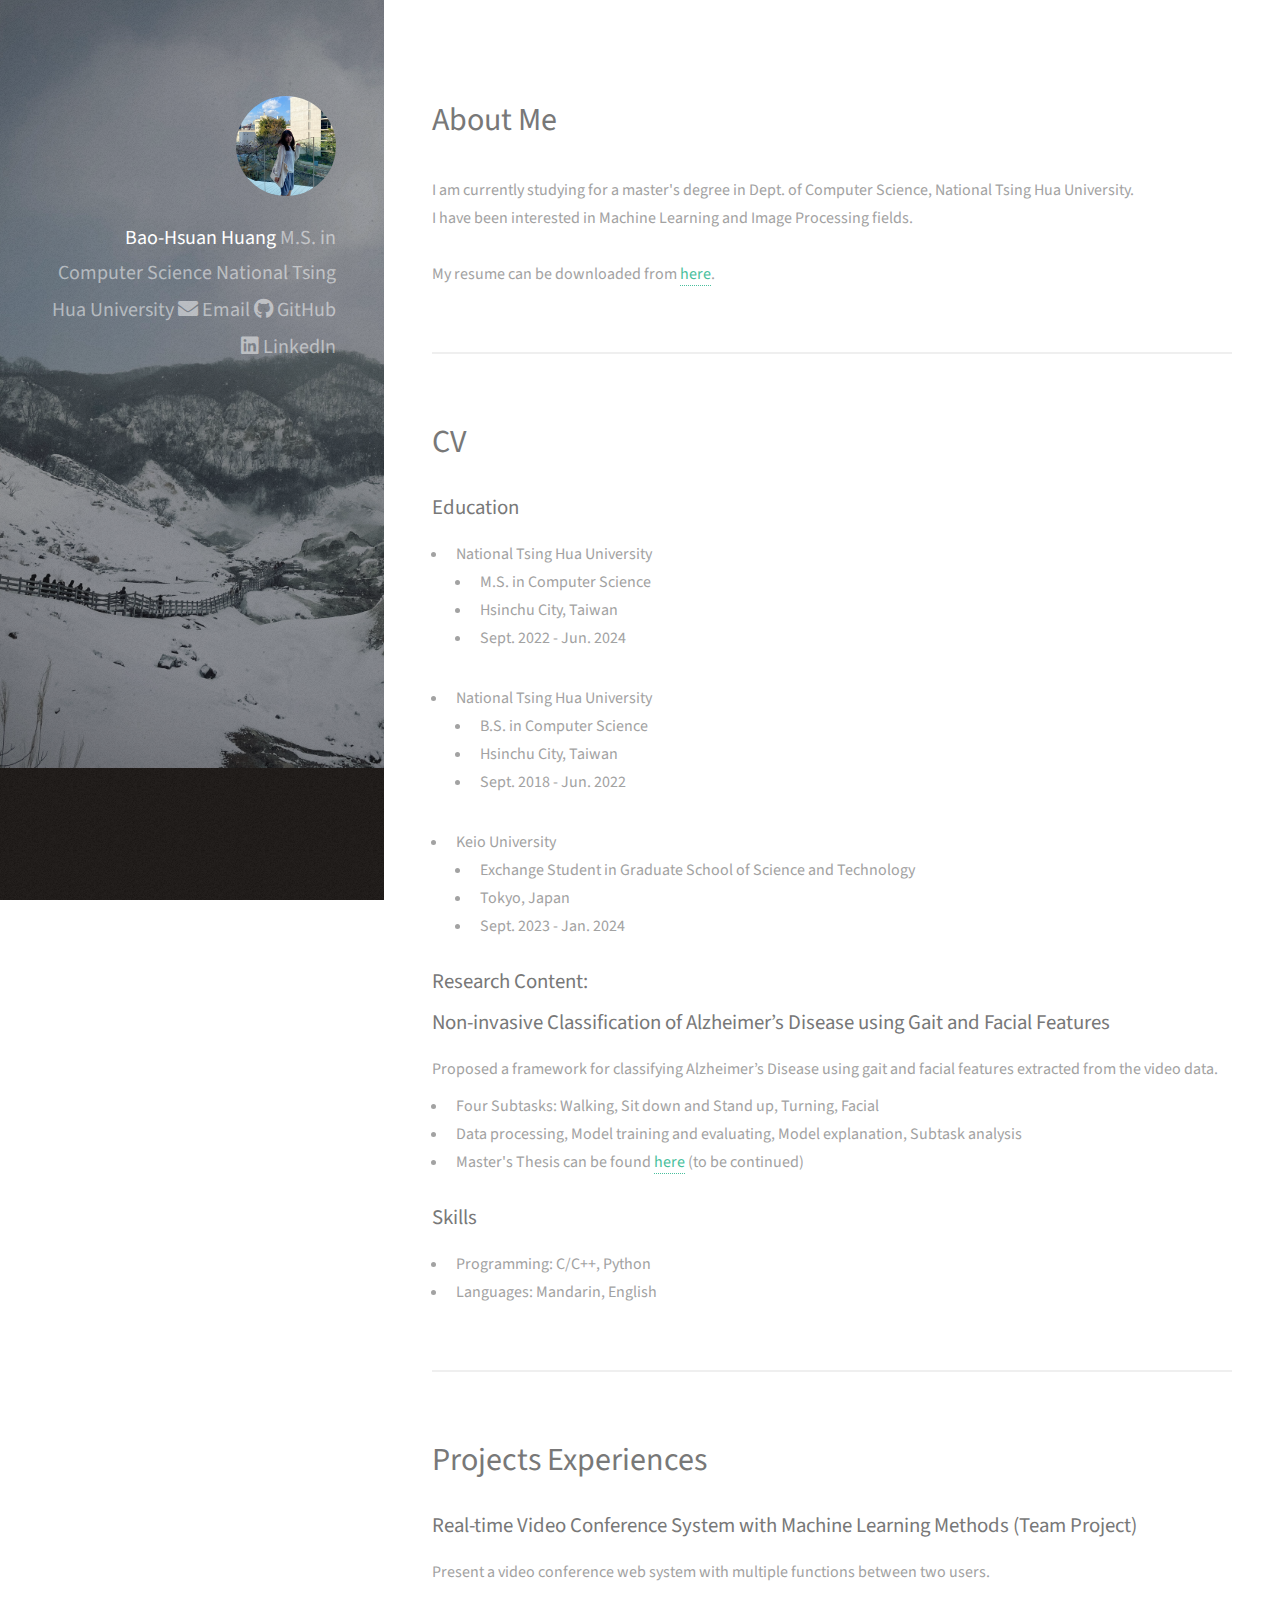
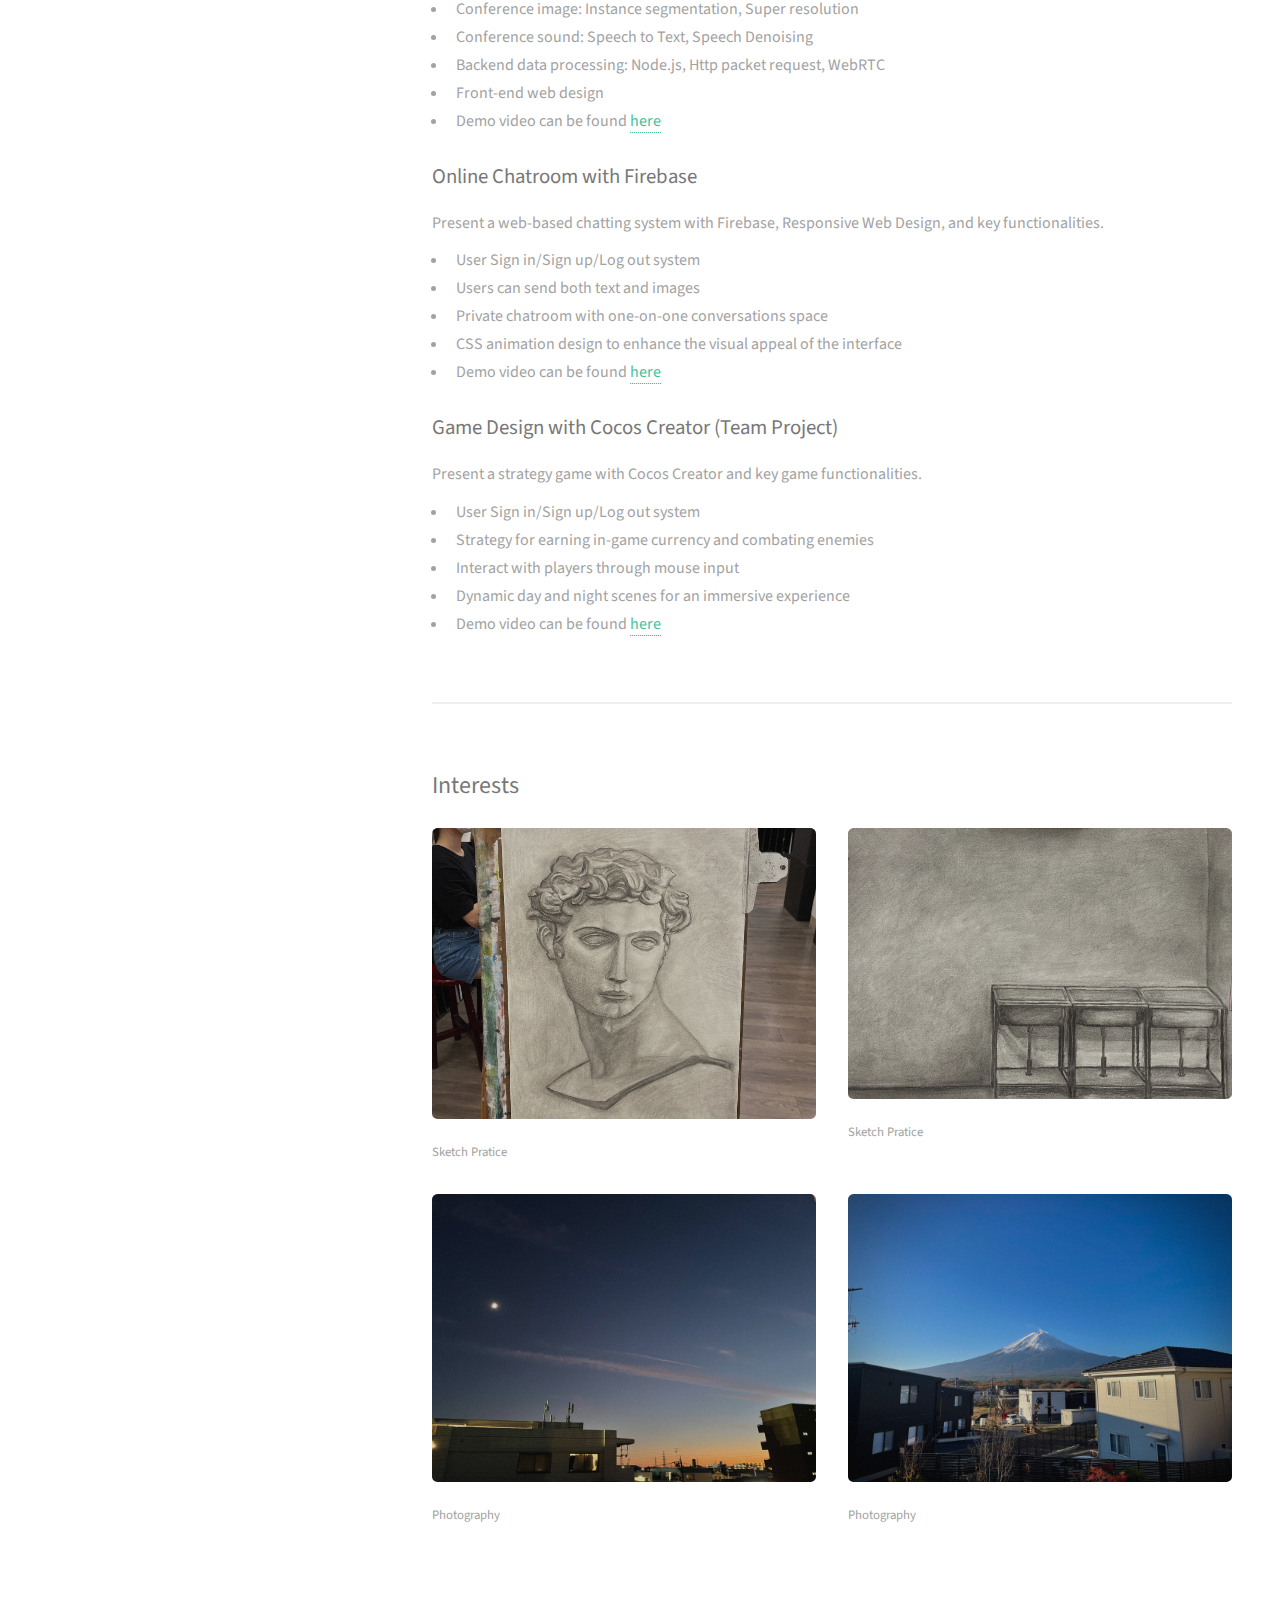
<file: index.html>
<!DOCTYPE HTML>

<html>
	<head>
		<title>Bao-Hsuan Huang</title>
		<meta charset="utf-8" />
		<meta name="viewport" content="width=device-width, initial-scale=1, user-scalable=no" />
		<link rel="stylesheet" href="assets/css/main.css" />
	</head>
	<body class="is-preload">

		<!-- Header -->
			<header id="header">
				<div class="inner">
					<a href="#" class="image avatar"><img src="images/my_protrait.jpg" alt="" /></a>
					<h1><strong>Bao-Hsuan Huang</strong><br />
						M.S. in Computer Science<br />
						National Tsing Hua University<br />
						<br />
						<a href="mailto:thebhhuang@gmail.com" class="icon solid fa-envelope"><span class="label">Email</span>   Email    </a><br />
						<a href="https://github.com/BaoHsuanHuang" class="icon brands fa-github"><span class="label">Github</span>   GitHub   </a><br />
						<a href="https://www.linkedin.com/in/baohsuan-huang/" class="icon brands fa-linkedin"><span class="label">LinkedIn</span> LinkedIn </a><br />
						<!-- crafted by <a href="http://html5up.net">HTML5 UP</a>. -->
					</h1>
				</div>
			</header>

		<!-- Main -->
			<div id="main">

				<!-- One -->
					<section id="one">
						<header class="major">
							<!-- <h2>Ipsum lorem dolor aliquam ante commodo<br />
							magna sed accumsan arcu neque.</h2> -->
							<h2>About Me</h2>
						</header>
						<p>
							I am currently studying for a master's degree in Dept. of Computer Science, National Tsing Hua University. <br />
							I have been interested in Machine Learning and Image Processing fields. <br />
							<br />
							My resume can be downloaded from <a href="https://baohsuanhuang.github.io/BaoHsuanHuang.pdf">here</a>.
						</p>
						<!-- <p>Accumsan orci faucibus id eu lorem semper. Eu ac iaculis ac nunc nisi lorem vulputate lorem neque cubilia ac in adipiscing in curae lobortis tortor primis integer massa adipiscing id nisi accumsan pellentesque commodo blandit enim arcu non at amet id arcu magna. Accumsan orci faucibus id eu lorem semper nunc nisi lorem vulputate lorem neque cubilia.</p> -->
						<!-- <ul class="actions">
							<li><a href="#" class="button">Learn More</a></li>
						</ul> -->
					</section>

				<!-- My: CV -->
					<section id="two">
						<header class="major">
							<h2>CV</h2>
						</header>

						<h4>Education</h4>
						<ul>
							<li>National Tsing Hua University
								<ul>
									<li>M.S. in Computer Science</li>
									<li>Hsinchu City, Taiwan</li>
									<li>Sept. 2022 - Jun. 2024</li>
								</ul>
							</li>
							<li>National Tsing Hua University
								<ul>
									<li>B.S. in Computer Science</li>
									<li>Hsinchu City, Taiwan</li>
									<li>Sept. 2018 - Jun. 2022</li>
								</ul>
							</li>
							<li>Keio University
								<ul>
									<li>Exchange Student in Graduate School of Science and Technology</li>
									<li>Tokyo, Japan</li>
									<li>Sept. 2023 - Jan. 2024</li>
								</ul>
							</li>
						</ul>


						<h4>Research Content:</h4>
						<h4>Non-invasive Classification of Alzheimer’s Disease using Gait and Facial Features</h4>
						<p>Proposed a framework for classifying Alzheimer’s Disease using gait and facial features extracted from the video data.</p>
						<ul>
							<li>Four Subtasks: Walking, Sit down and Stand up, Turning, Facial</li>
							<li>Data processing, Model training and evaluating, Model explanation, Subtask analysis</li>
							<li>Master's Thesis can be found <a href="#">here</a> (to be continued)</li>
						</ul>

						<h4>Skills</h4>
						<ul>
							<li>Programming: C/C++, Python</li>
							<li>Languages: Mandarin, English</li>
						</ul>
					</section>


				<!-- My: School Projects -->
				<section id="three">
					<header class="major">
						<h2>Projects Experiences</h2>
					</header>

					<h4>Real-time Video Conference System with Machine Learning Methods (Team Project)</h4>
					<p>Present a video conference web system with multiple functions between two users.</p>
					<ul>
						<li>Conference image: Instance segmentation, Super resolution</li>
						<li>Conference sound: Speech to Text, Speech Denoising</li>
						<li>Backend data processing: Node.js, Http packet request, WebRTC</li>
						<li>Front-end web design</li>
						<li>Demo video can be found <a href="https://youtu.be/mXhOwSYP9GQ">here</a></li>
					</ul>

					<h4>Online Chatroom with Firebase</h4>
					<p>Present a web-based chatting system with Firebase, Responsive Web Design, and key functionalities.</p>
					<ul>
						<li>User Sign in/Sign up/Log out system</li>
						<li>Users can send both text and images</li>
						<li>Private chatroom with one-on-one conversations space</li>
						<li>CSS animation design to enhance the visual appeal of the interface</li>
						<li>Demo video can be found <a href="https://youtu.be/oOR3baO50pY">here</a></li>
					</ul>

					<h4>Game Design with Cocos Creator (Team Project)</h4>
					<p>Present a strategy game with Cocos Creator and key game functionalities.</p>
					<ul>
						<li>User Sign in/Sign up/Log out system</li>
						<li>Strategy for earning in-game currency and combating enemies</li>
						<li>Interact with players through mouse input</li>
						<li>Dynamic day and night scenes for an immersive experience</li>
						<li>Demo video can be found <a href="https://youtu.be/3ycufu-ie7M">here</a></li>
					</ul>
				</section>


				<section id="two">
					<h2>Interests</h2>
					<div class="row">
						<article class="col-6 col-12-xsmall work-item">
							<!-- <a href="images/interests/sketch1.JPG" class="image fit thumb"><img src="images/interests/sketch1.JPG" alt="sketch1" /></a> -->
							<a href="images/interests/sketch3.jpeg" class="image fit thumb"><img src="images/interests/sketch3.jpeg" alt="sketch1" /></a>
							<p>Sketch Pratice</p>
						</article>
						<article class="col-6 col-12-xsmall work-item">
							<a href="images/interests/sketch2.JPG" class="image fit thumb"><img src="images/interests/sketch2.JPG" alt="sketch2" /></a>
							<p>Sketch Pratice</p>
						</article>
						<article class="col-6 col-12-xsmall work-item">
							<a href="images/interests/photo1.jpeg" class="image fit thumb"><img src="images/interests/photo1.jpeg" alt="photography1" /></a>
							<p>Photography</p>
						</article>
						<article class="col-6 col-12-xsmall work-item">
							<a href="images/interests/photo3.jpeg" class="image fit thumb"><img src="images/interests/photo3.jpeg" alt="photography2" /></a>
							<p>Photography</p>
						</article>
					</div>
				</section>



				<!-- Two -->
				<!-- <section id="two">
					<h2>Recent Work</h2>
					<div class="row">
						<article class="col-6 col-12-xsmall work-item">
							<a href="images/fulls/01.jpg" class="image fit thumb"><img src="images/thumbs/01.jpg" alt="" /></a>
							<h3>Magna sed consequat tempus</h3>
							<p>Lorem ipsum dolor sit amet nisl sed nullam feugiat.</p>
						</article>
						<article class="col-6 col-12-xsmall work-item">
							<a href="images/fulls/02.jpg" class="image fit thumb"><img src="images/thumbs/02.jpg" alt="" /></a>
							<h3>Ultricies lacinia interdum</h3>
							<p>Lorem ipsum dolor sit amet nisl sed nullam feugiat.</p>
						</article>
						<article class="col-6 col-12-xsmall work-item">
							<a href="images/fulls/03.jpg" class="image fit thumb"><img src="images/thumbs/03.jpg" alt="" /></a>
							<h3>Tortor metus commodo</h3>
							<p>Lorem ipsum dolor sit amet nisl sed nullam feugiat.</p>
						</article>
						<article class="col-6 col-12-xsmall work-item">
							<a href="images/fulls/04.jpg" class="image fit thumb"><img src="images/thumbs/04.jpg" alt="" /></a>
							<h3>Quam neque phasellus</h3>
							<p>Lorem ipsum dolor sit amet nisl sed nullam feugiat.</p>
						</article>
						<article class="col-6 col-12-xsmall work-item">
							<a href="images/fulls/05.jpg" class="image fit thumb"><img src="images/thumbs/05.jpg" alt="" /></a>
							<h3>Nunc enim commodo aliquet</h3>
							<p>Lorem ipsum dolor sit amet nisl sed nullam feugiat.</p>
						</article>
						<article class="col-6 col-12-xsmall work-item">
							<a href="images/fulls/06.jpg" class="image fit thumb"><img src="images/thumbs/06.jpg" alt="" /></a>
							<h3>Risus ornare lacinia</h3>
							<p>Lorem ipsum dolor sit amet nisl sed nullam feugiat.</p>
						</article>
					</div>
					<ul class="actions">
						<li><a href="#" class="button">Full Portfolio</a></li>
					</ul>
				</section> -->



				<!-- Three -->
					<!-- <section id="three">
						<h2>Get In Touch</h2>
						<p>Accumsan pellentesque commodo blandit enim arcu non at amet id arcu magna. Accumsan orci faucibus id eu lorem semper nunc nisi lorem vulputate lorem neque lorem ipsum dolor.</p>
						<div class="row">
							<div class="col-8 col-12-small">
								<form method="post" action="#">
									<div class="row gtr-uniform gtr-50">
										<div class="col-6 col-12-xsmall"><input type="text" name="name" id="name" placeholder="Name" /></div>
										<div class="col-6 col-12-xsmall"><input type="email" name="email" id="email" placeholder="Email" /></div>
										<div class="col-12"><textarea name="message" id="message" placeholder="Message" rows="4"></textarea></div>
									</div>
								</form>
								<ul class="actions">
									<li><input type="submit" value="Send Message" /></li>
								</ul>
							</div>
							<div class="col-4 col-12-small">
								<ul class="labeled-icons">
									<li>
										<h3 class="icon solid fa-home"><span class="label">Address</span></h3>
										1234 Somewhere Rd.<br />
										Nashville, TN 00000<br />
										United States
									</li>
									<li>
										<h3 class="icon solid fa-mobile-alt"><span class="label">Phone</span></h3>
										000-000-0000
									</li>
									<li>
										<h3 class="icon solid fa-envelope"><span class="label">Email</span></h3>
										<a href="#">hello@untitled.tld</a>
									</li>
								</ul>
							</div>
						</div>
					</section> -->


				
				<!-- Four -->
				<!--
					<section id="four">
						<h2>Elements</h2>

						<section>
							<h4>Text</h4>
							<p>This is <b>bold</b> and this is <strong>strong</strong>. This is <i>italic</i> and this is <em>emphasized</em>.
							This is <sup>superscript</sup> text and this is <sub>subscript</sub> text.
							This is <u>underlined</u> and this is code: <code>for (;;) { ... }</code>. Finally, <a href="#">this is a link</a>.</p>
							<hr />
							<header>
								<h4>Heading with a Subtitle</h4>
								<p>Lorem ipsum dolor sit amet nullam id egestas urna aliquam</p>
							</header>
							<p>Nunc lacinia ante nunc ac lobortis. Interdum adipiscing gravida odio porttitor sem non mi integer non faucibus ornare mi ut ante amet placerat aliquet. Volutpat eu sed ante lacinia sapien lorem accumsan varius montes viverra nibh in adipiscing blandit tempus accumsan.</p>
							<header>
								<h5>Heading with a Subtitle</h5>
								<p>Lorem ipsum dolor sit amet nullam id egestas urna aliquam</p>
							</header>
							<p>Nunc lacinia ante nunc ac lobortis. Interdum adipiscing gravida odio porttitor sem non mi integer non faucibus ornare mi ut ante amet placerat aliquet. Volutpat eu sed ante lacinia sapien lorem accumsan varius montes viverra nibh in adipiscing blandit tempus accumsan.</p>
							<hr />
							<h2>Heading Level 2</h2>
							<h3>Heading Level 3</h3>
							<h4>Heading Level 4</h4>
							<h5>Heading Level 5</h5>
							<h6>Heading Level 6</h6>
							<hr />
							<h5>Blockquote</h5>
							<blockquote>Fringilla nisl. Donec accumsan interdum nisi, quis tincidunt felis sagittis eget tempus euismod. Vestibulum ante ipsum primis in faucibus vestibulum. Blandit adipiscing eu felis iaculis volutpat ac adipiscing accumsan faucibus. Vestibulum ante ipsum primis in faucibus lorem ipsum dolor sit amet nullam adipiscing eu felis.</blockquote>
							<h5>Preformatted</h5>
							<pre><code>i = 0;

while (!deck.isInOrder()) {
print 'Iteration ' + i;
deck.shuffle();
i++;
}

print 'It took ' + i + ' iterations to sort the deck.';</code></pre>
						</section>

						<section>
							<h4>Lists</h4>
							<div class="row">
								<div class="col-6 col-12-xsmall">
									<h5>Unordered</h5>
									<ul>
										<li>Dolor pulvinar etiam magna etiam.</li>
										<li>Sagittis adipiscing lorem eleifend.</li>
										<li>Felis enim feugiat dolore viverra.</li>
									</ul>
									<h5>Alternate</h5>
									<ul class="alt">
										<li>Dolor pulvinar etiam magna etiam.</li>
										<li>Sagittis adipiscing lorem eleifend.</li>
										<li>Felis enim feugiat dolore viverra.</li>
									</ul>
								</div>
								<div class="col-6 col-12-xsmall">
									<h5>Ordered</h5>
									<ol>
										<li>Dolor pulvinar etiam magna etiam.</li>
										<li>Etiam vel felis at lorem sed viverra.</li>
										<li>Felis enim feugiat dolore viverra.</li>
										<li>Dolor pulvinar etiam magna etiam.</li>
										<li>Etiam vel felis at lorem sed viverra.</li>
										<li>Felis enim feugiat dolore viverra.</li>
									</ol>
									<h5>Icons</h5>
									<ul class="icons">
										<li><a href="#" class="icon brands fa-twitter"><span class="label">Twitter</span></a></li>
										<li><a href="#" class="icon brands fa-facebook-f"><span class="label">Facebook</span></a></li>
										<li><a href="#" class="icon brands fa-instagram"><span class="label">Instagram</span></a></li>
										<li><a href="#" class="icon brands fa-github"><span class="label">Github</span></a></li>
										<li><a href="#" class="icon brands fa-dribbble"><span class="label">Dribbble</span></a></li>
										<li><a href="#" class="icon brands fa-tumblr"><span class="label">Tumblr</span></a></li>
									</ul>
								</div>
							</div>
							<h5>Actions</h5>
							<ul class="actions">
								<li><a href="#" class="button primary">Default</a></li>
								<li><a href="#" class="button">Default</a></li>
							</ul>
							<ul class="actions small">
								<li><a href="#" class="button primary small">Small</a></li>
								<li><a href="#" class="button small">Small</a></li>
							</ul>
							<div class="row">
								<div class="col-6 col-12-small">
									<ul class="actions stacked">
										<li><a href="#" class="button primary">Default</a></li>
										<li><a href="#" class="button">Default</a></li>
									</ul>
								</div>
								<div class="col-6 col-12-small">
									<ul class="actions stacked">
										<li><a href="#" class="button primary small">Small</a></li>
										<li><a href="#" class="button small">Small</a></li>
									</ul>
								</div>
								<div class="col-6 col-12-small">
									<ul class="actions stacked">
										<li><a href="#" class="button primary fit">Default</a></li>
										<li><a href="#" class="button fit">Default</a></li>
									</ul>
								</div>
								<div class="col-6 col-12-small">
									<ul class="actions stacked">
										<li><a href="#" class="button primary small fit">Small</a></li>
										<li><a href="#" class="button small fit">Small</a></li>
									</ul>
								</div>
							</div>
						</section>

						<section>
							<h4>Table</h4>
							<h5>Default</h5>
							<div class="table-wrapper">
								<table>
									<thead>
										<tr>
											<th>Name</th>
											<th>Description</th>
											<th>Price</th>
										</tr>
									</thead>
									<tbody>
										<tr>
											<td>Item One</td>
											<td>Ante turpis integer aliquet porttitor.</td>
											<td>29.99</td>
										</tr>
										<tr>
											<td>Item Two</td>
											<td>Vis ac commodo adipiscing arcu aliquet.</td>
											<td>19.99</td>
										</tr>
										<tr>
											<td>Item Three</td>
											<td> Morbi faucibus arcu accumsan lorem.</td>
											<td>29.99</td>
										</tr>
										<tr>
											<td>Item Four</td>
											<td>Vitae integer tempus condimentum.</td>
											<td>19.99</td>
										</tr>
										<tr>
											<td>Item Five</td>
											<td>Ante turpis integer aliquet porttitor.</td>
											<td>29.99</td>
										</tr>
									</tbody>
									<tfoot>
										<tr>
											<td colspan="2"></td>
											<td>100.00</td>
										</tr>
									</tfoot>
								</table>
							</div>

							<h5>Alternate</h5>
							<div class="table-wrapper">
								<table class="alt">
									<thead>
										<tr>
											<th>Name</th>
											<th>Description</th>
											<th>Price</th>
										</tr>
									</thead>
									<tbody>
										<tr>
											<td>Item One</td>
											<td>Ante turpis integer aliquet porttitor.</td>
											<td>29.99</td>
										</tr>
										<tr>
											<td>Item Two</td>
											<td>Vis ac commodo adipiscing arcu aliquet.</td>
											<td>19.99</td>
										</tr>
										<tr>
											<td>Item Three</td>
											<td> Morbi faucibus arcu accumsan lorem.</td>
											<td>29.99</td>
										</tr>
										<tr>
											<td>Item Four</td>
											<td>Vitae integer tempus condimentum.</td>
											<td>19.99</td>
										</tr>
										<tr>
											<td>Item Five</td>
											<td>Ante turpis integer aliquet porttitor.</td>
											<td>29.99</td>
										</tr>
									</tbody>
									<tfoot>
										<tr>
											<td colspan="2"></td>
											<td>100.00</td>
										</tr>
									</tfoot>
								</table>
							</div>
						</section>

						<section>
							<h4>Buttons</h4>
							<ul class="actions">
								<li><a href="#" class="button primary">Primary</a></li>
								<li><a href="#" class="button">Default</a></li>
							</ul>
							<ul class="actions">
								<li><a href="#" class="button large">Large</a></li>
								<li><a href="#" class="button">Default</a></li>
								<li><a href="#" class="button small">Small</a></li>
							</ul>
							<ul class="actions fit">
								<li><a href="#" class="button primary fit">Fit</a></li>
								<li><a href="#" class="button fit">Fit</a></li>
							</ul>
							<ul class="actions fit small">
								<li><a href="#" class="button primary fit small">Fit + Small</a></li>
								<li><a href="#" class="button fit small">Fit + Small</a></li>
							</ul>
							<ul class="actions">
								<li><a href="#" class="button primary icon solid fa-download">Icon</a></li>
								<li><a href="#" class="button icon solid fa-download">Icon</a></li>
							</ul>
							<ul class="actions">
								<li><span class="button primary disabled">Primary</span></li>
								<li><span class="button disabled">Default</span></li>
							</ul>
						</section>

						<section>
							<h4>Form</h4>
							<form method="post" action="#">
								<div class="row gtr-uniform gtr-50">
									<div class="col-6 col-12-xsmall">
										<input type="text" name="demo-name" id="demo-name" value="" placeholder="Name" />
									</div>
									<div class="col-6 col-12-xsmall">
										<input type="email" name="demo-email" id="demo-email" value="" placeholder="Email" />
									</div>
									<div class="col-12">
										<select name="demo-category" id="demo-category">
											<option value="">- Category -</option>
											<option value="1">Manufacturing</option>
											<option value="1">Shipping</option>
											<option value="1">Administration</option>
											<option value="1">Human Resources</option>
										</select>
									</div>
									<div class="col-4 col-12-small">
										<input type="radio" id="demo-priority-low" name="demo-priority" checked>
										<label for="demo-priority-low">Low Priority</label>
									</div>
									<div class="col-4 col-12-small">
										<input type="radio" id="demo-priority-normal" name="demo-priority">
										<label for="demo-priority-normal">Normal Priority</label>
									</div>
									<div class="col-4 col-12-small">
										<input type="radio" id="demo-priority-high" name="demo-priority">
										<label for="demo-priority-high">High Priority</label>
									</div>
									<div class="col-6 col-12-small">
										<input type="checkbox" id="demo-copy" name="demo-copy">
										<label for="demo-copy">Email me a copy of this message</label>
									</div>
									<div class="col-6 col-12-small">
										<input type="checkbox" id="demo-human" name="demo-human" checked>
										<label for="demo-human">I am a human and not a robot</label>
									</div>
									<div class="col-12">
										<textarea name="demo-message" id="demo-message" placeholder="Enter your message" rows="6"></textarea>
									</div>
									<div class="col-12">
										<ul class="actions">
											<li><input type="submit" value="Send Message" class="primary" /></li>
											<li><input type="reset" value="Reset" /></li>
										</ul>
									</div>
								</div>
							</form>
						</section>

						<section>
							<h4>Image</h4>
							<h5>Fit</h5>
							<div class="box alt">
								<div class="row gtr-50 gtr-uniform">
									<div class="col-12"><span class="image fit"><img src="images/fulls/05.jpg" alt="" /></span></div>
									<div class="col-4"><span class="image fit"><img src="images/thumbs/01.jpg" alt="" /></span></div>
									<div class="col-4"><span class="image fit"><img src="images/thumbs/02.jpg" alt="" /></span></div>
									<div class="col-4"><span class="image fit"><img src="images/thumbs/03.jpg" alt="" /></span></div>
									<div class="col-4"><span class="image fit"><img src="images/thumbs/04.jpg" alt="" /></span></div>
									<div class="col-4"><span class="image fit"><img src="images/thumbs/05.jpg" alt="" /></span></div>
									<div class="col-4"><span class="image fit"><img src="images/thumbs/06.jpg" alt="" /></span></div>
									<div class="col-4"><span class="image fit"><img src="images/thumbs/03.jpg" alt="" /></span></div>
									<div class="col-4"><span class="image fit"><img src="images/thumbs/02.jpg" alt="" /></span></div>
									<div class="col-4"><span class="image fit"><img src="images/thumbs/01.jpg" alt="" /></span></div>
								</div>
							</div>
							<h5>Left &amp; Right</h5>
							<p><span class="image left"><img src="images/avatar.jpg" alt="" /></span>Fringilla nisl. Donec accumsan interdum nisi, quis tincidunt felis sagittis eget. tempus euismod. Vestibulum ante ipsum primis in faucibus vestibulum. Blandit adipiscing eu felis iaculis volutpat ac adipiscing accumsan eu faucibus. Integer ac pellentesque praesent tincidunt felis sagittis eget. tempus euismod. Vestibulum ante ipsum primis in faucibus vestibulum. Blandit adipiscing eu felis iaculis volutpat ac adipiscing accumsan eu faucibus. Integer ac pellentesque praesent. Donec accumsan interdum nisi, quis tincidunt felis sagittis eget. tempus euismod. Vestibulum ante ipsum primis in faucibus vestibulum. Blandit adipiscing eu felis iaculis volutpat ac adipiscing accumsan eu faucibus. Integer ac pellentesque praesent tincidunt felis sagittis eget. tempus euismod. Vestibulum ante ipsum primis in faucibus vestibulum. Blandit adipiscing eu felis iaculis volutpat ac adipiscing accumsan eu faucibus. Integer ac pellentesque praesent.</p>
							<p><span class="image right"><img src="images/avatar.jpg" alt="" /></span>Fringilla nisl. Donec accumsan interdum nisi, quis tincidunt felis sagittis eget. tempus euismod. Vestibulum ante ipsum primis in faucibus vestibulum. Blandit adipiscing eu felis iaculis volutpat ac adipiscing accumsan eu faucibus. Integer ac pellentesque praesent tincidunt felis sagittis eget. tempus euismod. Vestibulum ante ipsum primis in faucibus vestibulum. Blandit adipiscing eu felis iaculis volutpat ac adipiscing accumsan eu faucibus. Integer ac pellentesque praesent. Donec accumsan interdum nisi, quis tincidunt felis sagittis eget. tempus euismod. Vestibulum ante ipsum primis in faucibus vestibulum. Blandit adipiscing eu felis iaculis volutpat ac adipiscing accumsan eu faucibus. Integer ac pellentesque praesent tincidunt felis sagittis eget. tempus euismod. Vestibulum ante ipsum primis in faucibus vestibulum. Blandit adipiscing eu felis iaculis volutpat ac adipiscing accumsan eu faucibus. Integer ac pellentesque praesent.</p>
						</section>

					</section>
				-->

			</div>

		<!-- Footer -->
			<footer id="footer">
				<div class="inner">
					<!-- <ul class="icons">
						<li><a href="#" class="icon brands fa-twitter"><span class="label">Twitter</span></a></li>
						<li><a href="#" class="icon brands fa-github"><span class="label">Github</span></a></li>
						<li><a href="#" class="icon brands fa-dribbble"><span class="label">Dribbble</span></a></li>
						<li><a href="#" class="icon solid fa-envelope"><span class="label">Email</span></a></li>
					</ul>
					<ul class="copyright">
						<li>&copy; Untitled</li><li>Design: <a href="http://html5up.net">HTML5 UP</a></li>
					</ul> -->
				</div>
			</footer>

		<!-- Scripts -->
			<script src="assets/js/jquery.min.js"></script>
			<script src="assets/js/jquery.poptrox.min.js"></script>
			<script src="assets/js/browser.min.js"></script>
			<script src="assets/js/breakpoints.min.js"></script>
			<script src="assets/js/util.js"></script>
			<script src="assets/js/main.js"></script>

	</body>
</html>
</file>
<file: assets/css/main.css>
@import url("fontawesome-all.min.css");
@import url("https://fonts.googleapis.com/css?family=Source+Sans+Pro:400,400italic");

/*
	Strata by HTML5 UP
	html5up.net | @ajlkn
	Free for personal and commercial use under the CCA 3.0 license (html5up.net/license)
*/

html, body, div, span, applet, object,
iframe, h1, h2, h3, h4, h5, h6, p, blockquote,
pre, a, abbr, acronym, address, big, cite,
code, del, dfn, em, img, ins, kbd, q, s, samp,
small, strike, strong, sub, sup, tt, var, b,
u, i, center, dl, dt, dd, ol, ul, li, fieldset,
form, label, legend, table, caption, tbody,
tfoot, thead, tr, th, td, article, aside,
canvas, details, embed, figure, figcaption,
footer, header, hgroup, menu, nav, output, ruby,
section, summary, time, mark, audio, video {
	margin: 0;
	padding: 0;
	border: 0;
	font-size: 100%;
	font: inherit;
	vertical-align: baseline;}

article, aside, details, figcaption, figure,
footer, header, hgroup, menu, nav, section {
	display: block;}

body {
	line-height: 1;
}

ol, ul {
	list-style: none;
}

blockquote, q {
	quotes: none;
}

	blockquote:before, blockquote:after, q:before, q:after {
		content: '';
		content: none;
	}

table {
	border-collapse: collapse;
	border-spacing: 0;
}

body {
	-webkit-text-size-adjust: none;
}

mark {
	background-color: transparent;
	color: inherit;
}

input::-moz-focus-inner {
	border: 0;
	padding: 0;
}

input, select, textarea {
	-moz-appearance: none;
	-webkit-appearance: none;
	-ms-appearance: none;
	appearance: none;
}

/* Basic */

	html {
		box-sizing: border-box;
	}

	*, *:before, *:after {
		box-sizing: inherit;
	}

	body {
		background: #fff;
	}

		body.is-preload *, body.is-preload *:before, body.is-preload *:after {
			-moz-animation: none !important;
			-webkit-animation: none !important;
			-ms-animation: none !important;
			animation: none !important;
			-moz-transition: none !important;
			-webkit-transition: none !important;
			-ms-transition: none !important;
			transition: none !important;
		}

	body, input, select, textarea {
		color: #a2a2a2;
		font-family: "Source Sans Pro", Helvetica, sans-serif;
		font-size: 16pt;
		font-weight: 400;
		line-height: 1.75em;
	}

	a {
		-moz-transition: color 0.2s ease-in-out, border-color 0.2s ease-in-out;
		-webkit-transition: color 0.2s ease-in-out, border-color 0.2s ease-in-out;
		-ms-transition: color 0.2s ease-in-out, border-color 0.2s ease-in-out;
		transition: color 0.2s ease-in-out, border-color 0.2s ease-in-out;
		border-bottom: dotted 1px;
		color: #49bf9d;
		text-decoration: none;
	}

		a:hover {
			border-bottom-color: transparent;
			color: #49bf9d !important;
			text-decoration: none;
		}

	strong, b {
		color: #787878;
		font-weight: 400;
	}

	em, i {
		font-style: italic;
	}

	p { /* [Bao] 0216 */
		margin: 0 0 0.6em 0; /* margin: 0 0 2em 0; */
	}

	h1, h2, h3, h4, h5, h6 {
		color: #787878;
		font-weight: 400;
		line-height: 1em;
		margin: 0 0 1em 0;
	}

		h1 a, h2 a, h3 a, h4 a, h5 a, h6 a {
			color: inherit;
			text-decoration: none;
		}

	h1 {
		font-size: 2em;
		line-height: 1.5em;
	}

	h2 {
		font-size: 1.5em;
		line-height: 1.5em;
	}

	h3 {
		font-size: 1.25em;
		line-height: 1.5em;
	}

	h4 { /* [Bao] 0216 */ 
		font-size: 1.3em; /* font-size: 1.1em; */ 
		line-height: 1em; /* line-height: 1.5em; */
	}

	h5 {
		font-size: 0.9em;
		line-height: 1.5em;
	}

	h6 {
		font-size: 0.7em;
		line-height: 1.5em;
	}

	sub {
		font-size: 0.8em;
		position: relative;
		top: 0.5em;
	}

	sup {
		font-size: 0.8em;
		position: relative;
		top: -0.5em;
	}

	hr {
		border: 0;
		border-bottom: solid 2px #efefef;
		margin: 2em 0;
	}

		hr.major {
			margin: 3em 0;
		}

	blockquote {
		border-left: solid 6px #efefef;
		font-style: italic;
		margin: 0 0 2em 0;
		padding: 0.5em 0 0.5em 1.5em;
	}

	code {
		background: #f7f7f7;
		border-radius: 0.35em;
		border: solid 2px #efefef;
		font-family: "Courier New", monospace;
		font-size: 0.9em;
		margin: 0 0.25em;
		padding: 0.25em 0.65em;
	}

	pre {
		-webkit-overflow-scrolling: touch;
		font-family: "Courier New", monospace;
		font-size: 0.9em;
		margin: 0 0 2em 0;
	}

		pre code {
			display: block;
			line-height: 1.75em;
			padding: 1em 1.5em;
			overflow-x: auto;
		}

	.align-left {
		text-align: left;
	}

	.align-center {
		text-align: center;
	}

	.align-right {
		text-align: right;
	}

/* Container */

	.container {
		margin: 0 auto;
		max-width: calc(100% - 4em);
		width: 100%;
	}

		.container.xsmall {
			width: 25%;
		}

		.container.small {
			width: 50%;
		}

		.container.medium {
			width: 75%;
		}

		.container.large {
			width: 125%;
		}

		.container.xlarge {
			width: 150%;
		}

		.container.max {
			width: 100%;
		}

		@media screen and (max-width: 980px) {

			.container {
				width: 100% !important;
				max-width: 100% !important;
			}

		}

		@media screen and (max-width: 480px) {

			.container {
				max-width: calc(100% - 3em);
			}

		}

/* Row */

	.row {
		display: flex;
		flex-wrap: wrap;
		box-sizing: border-box;
		align-items: stretch;
	}

		.row > * {
			box-sizing: border-box;
		}

		.row.gtr-uniform > * > :last-child {
			margin-bottom: 0;
		}

		.row.aln-left {
			justify-content: flex-start;
		}

		.row.aln-center {
			justify-content: center;
		}

		.row.aln-right {
			justify-content: flex-end;
		}

		.row.aln-top {
			align-items: flex-start;
		}

		.row.aln-middle {
			align-items: center;
		}

		.row.aln-bottom {
			align-items: flex-end;
		}

		.row > .imp {
			order: -1;
		}

		.row > .col-1 {
			width: 8.33333%;
		}

		.row > .off-1 {
			margin-left: 8.33333%;
		}

		.row > .col-2 {
			width: 16.66667%;
		}

		.row > .off-2 {
			margin-left: 16.66667%;
		}

		.row > .col-3 {
			width: 25%;
		}

		.row > .off-3 {
			margin-left: 25%;
		}

		.row > .col-4 {
			width: 33.33333%;
		}

		.row > .off-4 {
			margin-left: 33.33333%;
		}

		.row > .col-5 {
			width: 41.66667%;
		}

		.row > .off-5 {
			margin-left: 41.66667%;
		}

		.row > .col-6 {
			width: 50%;
		}

		.row > .off-6 {
			margin-left: 50%;
		}

		.row > .col-7 {
			width: 58.33333%;
		}

		.row > .off-7 {
			margin-left: 58.33333%;
		}

		.row > .col-8 {
			width: 66.66667%;
		}

		.row > .off-8 {
			margin-left: 66.66667%;
		}

		.row > .col-9 {
			width: 75%;
		}

		.row > .off-9 {
			margin-left: 75%;
		}

		.row > .col-10 {
			width: 83.33333%;
		}

		.row > .off-10 {
			margin-left: 83.33333%;
		}

		.row > .col-11 {
			width: 91.66667%;
		}

		.row > .off-11 {
			margin-left: 91.66667%;
		}

		.row > .col-12 {
			width: 100%;
		}

		.row > .off-12 {
			margin-left: 100%;
		}

		.row.gtr-0 {
			margin-top: 0;
			margin-left: 0em;
		}

			.row.gtr-0 > * {
				padding: 0 0 0 0em;
			}

			.row.gtr-0.gtr-uniform {
				margin-top: 0em;
			}

				.row.gtr-0.gtr-uniform > * {
					padding-top: 0em;
				}

		.row.gtr-25 {
			margin-top: 0;
			margin-left: -0.625em;
		}

			.row.gtr-25 > * {
				padding: 0 0 0 0.625em;
			}

			.row.gtr-25.gtr-uniform {
				margin-top: -0.625em;
			}

				.row.gtr-25.gtr-uniform > * {
					padding-top: 0.625em;
				}

		.row.gtr-50 {
			margin-top: 0;
			margin-left: -1.25em;
		}

			.row.gtr-50 > * {
				padding: 0 0 0 1.25em;
			}

			.row.gtr-50.gtr-uniform {
				margin-top: -1.25em;
			}

				.row.gtr-50.gtr-uniform > * {
					padding-top: 1.25em;
				}

		.row {
			margin-top: 0;
			margin-left: -2.5em;
		}

			.row > * {
				padding: 0 0 0 2.5em;
			}

			.row.gtr-uniform {
				margin-top: -2.5em;
			}

				.row.gtr-uniform > * {
					padding-top: 2.5em;
				}

		.row.gtr-150 {
			margin-top: 0;
			margin-left: -3.75em;
		}

			.row.gtr-150 > * {
				padding: 0 0 0 3.75em;
			}

			.row.gtr-150.gtr-uniform {
				margin-top: -3.75em;
			}

				.row.gtr-150.gtr-uniform > * {
					padding-top: 3.75em;
				}

		.row.gtr-200 {
			margin-top: 0;
			margin-left: -5em;
		}

			.row.gtr-200 > * {
				padding: 0 0 0 5em;
			}

			.row.gtr-200.gtr-uniform {
				margin-top: -5em;
			}

				.row.gtr-200.gtr-uniform > * {
					padding-top: 5em;
				}

		@media screen and (max-width: 1800px) {

			.row {
				display: flex;
				flex-wrap: wrap;
				box-sizing: border-box;
				align-items: stretch;
			}

				.row > * {
					box-sizing: border-box;
				}

				.row.gtr-uniform > * > :last-child {
					margin-bottom: 0;
				}

				.row.aln-left {
					justify-content: flex-start;
				}

				.row.aln-center {
					justify-content: center;
				}

				.row.aln-right {
					justify-content: flex-end;
				}

				.row.aln-top {
					align-items: flex-start;
				}

				.row.aln-middle {
					align-items: center;
				}

				.row.aln-bottom {
					align-items: flex-end;
				}

				.row > .imp-xlarge {
					order: -1;
				}

				.row > .col-1-xlarge {
					width: 8.33333%;
				}

				.row > .off-1-xlarge {
					margin-left: 8.33333%;
				}

				.row > .col-2-xlarge {
					width: 16.66667%;
				}

				.row > .off-2-xlarge {
					margin-left: 16.66667%;
				}

				.row > .col-3-xlarge {
					width: 25%;
				}

				.row > .off-3-xlarge {
					margin-left: 25%;
				}

				.row > .col-4-xlarge {
					width: 33.33333%;
				}

				.row > .off-4-xlarge {
					margin-left: 33.33333%;
				}

				.row > .col-5-xlarge {
					width: 41.66667%;
				}

				.row > .off-5-xlarge {
					margin-left: 41.66667%;
				}

				.row > .col-6-xlarge {
					width: 50%;
				}

				.row > .off-6-xlarge {
					margin-left: 50%;
				}

				.row > .col-7-xlarge {
					width: 58.33333%;
				}

				.row > .off-7-xlarge {
					margin-left: 58.33333%;
				}

				.row > .col-8-xlarge {
					width: 66.66667%;
				}

				.row > .off-8-xlarge {
					margin-left: 66.66667%;
				}

				.row > .col-9-xlarge {
					width: 75%;
				}

				.row > .off-9-xlarge {
					margin-left: 75%;
				}

				.row > .col-10-xlarge {
					width: 83.33333%;
				}

				.row > .off-10-xlarge {
					margin-left: 83.33333%;
				}

				.row > .col-11-xlarge {
					width: 91.66667%;
				}

				.row > .off-11-xlarge {
					margin-left: 91.66667%;
				}

				.row > .col-12-xlarge {
					width: 100%;
				}

				.row > .off-12-xlarge {
					margin-left: 100%;
				}

				.row.gtr-0 {
					margin-top: 0;
					margin-left: 0em;
				}

					.row.gtr-0 > * {
						padding: 0 0 0 0em;
					}

					.row.gtr-0.gtr-uniform {
						margin-top: 0em;
					}

						.row.gtr-0.gtr-uniform > * {
							padding-top: 0em;
						}

				.row.gtr-25 {
					margin-top: 0;
					margin-left: -0.625em;
				}

					.row.gtr-25 > * {
						padding: 0 0 0 0.625em;
					}

					.row.gtr-25.gtr-uniform {
						margin-top: -0.625em;
					}

						.row.gtr-25.gtr-uniform > * {
							padding-top: 0.625em;
						}

				.row.gtr-50 {
					margin-top: 0;
					margin-left: -1.25em;
				}

					.row.gtr-50 > * {
						padding: 0 0 0 1.25em;
					}

					.row.gtr-50.gtr-uniform {
						margin-top: -1.25em;
					}

						.row.gtr-50.gtr-uniform > * {
							padding-top: 1.25em;
						}

				.row {
					margin-top: 0;
					margin-left: -2.5em;
				}

					.row > * {
						padding: 0 0 0 2.5em;
					}

					.row.gtr-uniform {
						margin-top: -2.5em;
					}

						.row.gtr-uniform > * {
							padding-top: 2.5em;
						}

				.row.gtr-150 {
					margin-top: 0;
					margin-left: -3.75em;
				}

					.row.gtr-150 > * {
						padding: 0 0 0 3.75em;
					}

					.row.gtr-150.gtr-uniform {
						margin-top: -3.75em;
					}

						.row.gtr-150.gtr-uniform > * {
							padding-top: 3.75em;
						}

				.row.gtr-200 {
					margin-top: 0;
					margin-left: -5em;
				}

					.row.gtr-200 > * {
						padding: 0 0 0 5em;
					}

					.row.gtr-200.gtr-uniform {
						margin-top: -5em;
					}

						.row.gtr-200.gtr-uniform > * {
							padding-top: 5em;
						}

		}

		@media screen and (max-width: 1280px) {

			.row {
				display: flex;
				flex-wrap: wrap;
				box-sizing: border-box;
				align-items: stretch;
			}

				.row > * {
					box-sizing: border-box;
				}

				.row.gtr-uniform > * > :last-child {
					margin-bottom: 0;
				}

				.row.aln-left {
					justify-content: flex-start;
				}

				.row.aln-center {
					justify-content: center;
				}

				.row.aln-right {
					justify-content: flex-end;
				}

				.row.aln-top {
					align-items: flex-start;
				}

				.row.aln-middle {
					align-items: center;
				}

				.row.aln-bottom {
					align-items: flex-end;
				}

				.row > .imp-large {
					order: -1;
				}

				.row > .col-1-large {
					width: 8.33333%;
				}

				.row > .off-1-large {
					margin-left: 8.33333%;
				}

				.row > .col-2-large {
					width: 16.66667%;
				}

				.row > .off-2-large {
					margin-left: 16.66667%;
				}

				.row > .col-3-large {
					width: 25%;
				}

				.row > .off-3-large {
					margin-left: 25%;
				}

				.row > .col-4-large {
					width: 33.33333%;
				}

				.row > .off-4-large {
					margin-left: 33.33333%;
				}

				.row > .col-5-large {
					width: 41.66667%;
				}

				.row > .off-5-large {
					margin-left: 41.66667%;
				}

				.row > .col-6-large {
					width: 50%;
				}

				.row > .off-6-large {
					margin-left: 50%;
				}

				.row > .col-7-large {
					width: 58.33333%;
				}

				.row > .off-7-large {
					margin-left: 58.33333%;
				}

				.row > .col-8-large {
					width: 66.66667%;
				}

				.row > .off-8-large {
					margin-left: 66.66667%;
				}

				.row > .col-9-large {
					width: 75%;
				}

				.row > .off-9-large {
					margin-left: 75%;
				}

				.row > .col-10-large {
					width: 83.33333%;
				}

				.row > .off-10-large {
					margin-left: 83.33333%;
				}

				.row > .col-11-large {
					width: 91.66667%;
				}

				.row > .off-11-large {
					margin-left: 91.66667%;
				}

				.row > .col-12-large {
					width: 100%;
				}

				.row > .off-12-large {
					margin-left: 100%;
				}

				.row.gtr-0 {
					margin-top: 0;
					margin-left: 0em;
				}

					.row.gtr-0 > * {
						padding: 0 0 0 0em;
					}

					.row.gtr-0.gtr-uniform {
						margin-top: 0em;
					}

						.row.gtr-0.gtr-uniform > * {
							padding-top: 0em;
						}

				.row.gtr-25 {
					margin-top: 0;
					margin-left: -0.5em;
				}

					.row.gtr-25 > * {
						padding: 0 0 0 0.5em;
					}

					.row.gtr-25.gtr-uniform {
						margin-top: -0.5em;
					}

						.row.gtr-25.gtr-uniform > * {
							padding-top: 0.5em;
						}

				.row.gtr-50 {
					margin-top: 0;
					margin-left: -1em;
				}

					.row.gtr-50 > * {
						padding: 0 0 0 1em;
					}

					.row.gtr-50.gtr-uniform {
						margin-top: -1em;
					}

						.row.gtr-50.gtr-uniform > * {
							padding-top: 1em;
						}

				.row {
					margin-top: 0;
					margin-left: -2em;
				}

					.row > * {
						padding: 0 0 0 2em;
					}

					.row.gtr-uniform {
						margin-top: -2em;
					}

						.row.gtr-uniform > * {
							padding-top: 2em;
						}

				.row.gtr-150 {
					margin-top: 0;
					margin-left: -3em;
				}

					.row.gtr-150 > * {
						padding: 0 0 0 3em;
					}

					.row.gtr-150.gtr-uniform {
						margin-top: -3em;
					}

						.row.gtr-150.gtr-uniform > * {
							padding-top: 3em;
						}

				.row.gtr-200 {
					margin-top: 0;
					margin-left: -4em;
				}

					.row.gtr-200 > * {
						padding: 0 0 0 4em;
					}

					.row.gtr-200.gtr-uniform {
						margin-top: -4em;
					}

						.row.gtr-200.gtr-uniform > * {
							padding-top: 4em;
						}

		}

		@media screen and (max-width: 980px) {

			.row {
				display: flex;
				flex-wrap: wrap;
				box-sizing: border-box;
				align-items: stretch;
			}

				.row > * {
					box-sizing: border-box;
				}

				.row.gtr-uniform > * > :last-child {
					margin-bottom: 0;
				}

				.row.aln-left {
					justify-content: flex-start;
				}

				.row.aln-center {
					justify-content: center;
				}

				.row.aln-right {
					justify-content: flex-end;
				}

				.row.aln-top {
					align-items: flex-start;
				}

				.row.aln-middle {
					align-items: center;
				}

				.row.aln-bottom {
					align-items: flex-end;
				}

				.row > .imp-medium {
					order: -1;
				}

				.row > .col-1-medium {
					width: 8.33333%;
				}

				.row > .off-1-medium {
					margin-left: 8.33333%;
				}

				.row > .col-2-medium {
					width: 16.66667%;
				}

				.row > .off-2-medium {
					margin-left: 16.66667%;
				}

				.row > .col-3-medium {
					width: 25%;
				}

				.row > .off-3-medium {
					margin-left: 25%;
				}

				.row > .col-4-medium {
					width: 33.33333%;
				}

				.row > .off-4-medium {
					margin-left: 33.33333%;
				}

				.row > .col-5-medium {
					width: 41.66667%;
				}

				.row > .off-5-medium {
					margin-left: 41.66667%;
				}

				.row > .col-6-medium {
					width: 50%;
				}

				.row > .off-6-medium {
					margin-left: 50%;
				}

				.row > .col-7-medium {
					width: 58.33333%;
				}

				.row > .off-7-medium {
					margin-left: 58.33333%;
				}

				.row > .col-8-medium {
					width: 66.66667%;
				}

				.row > .off-8-medium {
					margin-left: 66.66667%;
				}

				.row > .col-9-medium {
					width: 75%;
				}

				.row > .off-9-medium {
					margin-left: 75%;
				}

				.row > .col-10-medium {
					width: 83.33333%;
				}

				.row > .off-10-medium {
					margin-left: 83.33333%;
				}

				.row > .col-11-medium {
					width: 91.66667%;
				}

				.row > .off-11-medium {
					margin-left: 91.66667%;
				}

				.row > .col-12-medium {
					width: 100%;
				}

				.row > .off-12-medium {
					margin-left: 100%;
				}

				.row.gtr-0 {
					margin-top: 0;
					margin-left: 0em;
				}

					.row.gtr-0 > * {
						padding: 0 0 0 0em;
					}

					.row.gtr-0.gtr-uniform {
						margin-top: 0em;
					}

						.row.gtr-0.gtr-uniform > * {
							padding-top: 0em;
						}

				.row.gtr-25 {
					margin-top: 0;
					margin-left: -0.5em;
				}

					.row.gtr-25 > * {
						padding: 0 0 0 0.5em;
					}

					.row.gtr-25.gtr-uniform {
						margin-top: -0.5em;
					}

						.row.gtr-25.gtr-uniform > * {
							padding-top: 0.5em;
						}

				.row.gtr-50 {
					margin-top: 0;
					margin-left: -1em;
				}

					.row.gtr-50 > * {
						padding: 0 0 0 1em;
					}

					.row.gtr-50.gtr-uniform {
						margin-top: -1em;
					}

						.row.gtr-50.gtr-uniform > * {
							padding-top: 1em;
						}

				.row {
					margin-top: 0;
					margin-left: -2em;
				}

					.row > * {
						padding: 0 0 0 2em;
					}

					.row.gtr-uniform {
						margin-top: -2em;
					}

						.row.gtr-uniform > * {
							padding-top: 2em;
						}

				.row.gtr-150 {
					margin-top: 0;
					margin-left: -3em;
				}

					.row.gtr-150 > * {
						padding: 0 0 0 3em;
					}

					.row.gtr-150.gtr-uniform {
						margin-top: -3em;
					}

						.row.gtr-150.gtr-uniform > * {
							padding-top: 3em;
						}

				.row.gtr-200 {
					margin-top: 0;
					margin-left: -4em;
				}

					.row.gtr-200 > * {
						padding: 0 0 0 4em;
					}

					.row.gtr-200.gtr-uniform {
						margin-top: -4em;
					}

						.row.gtr-200.gtr-uniform > * {
							padding-top: 4em;
						}

		}

		@media screen and (max-width: 736px) {

			.row {
				display: flex;
				flex-wrap: wrap;
				box-sizing: border-box;
				align-items: stretch;
			}

				.row > * {
					box-sizing: border-box;
				}

				.row.gtr-uniform > * > :last-child {
					margin-bottom: 0;
				}

				.row.aln-left {
					justify-content: flex-start;
				}

				.row.aln-center {
					justify-content: center;
				}

				.row.aln-right {
					justify-content: flex-end;
				}

				.row.aln-top {
					align-items: flex-start;
				}

				.row.aln-middle {
					align-items: center;
				}

				.row.aln-bottom {
					align-items: flex-end;
				}

				.row > .imp-small {
					order: -1;
				}

				.row > .col-1-small {
					width: 8.33333%;
				}

				.row > .off-1-small {
					margin-left: 8.33333%;
				}

				.row > .col-2-small {
					width: 16.66667%;
				}

				.row > .off-2-small {
					margin-left: 16.66667%;
				}

				.row > .col-3-small {
					width: 25%;
				}

				.row > .off-3-small {
					margin-left: 25%;
				}

				.row > .col-4-small {
					width: 33.33333%;
				}

				.row > .off-4-small {
					margin-left: 33.33333%;
				}

				.row > .col-5-small {
					width: 41.66667%;
				}

				.row > .off-5-small {
					margin-left: 41.66667%;
				}

				.row > .col-6-small {
					width: 50%;
				}

				.row > .off-6-small {
					margin-left: 50%;
				}

				.row > .col-7-small {
					width: 58.33333%;
				}

				.row > .off-7-small {
					margin-left: 58.33333%;
				}

				.row > .col-8-small {
					width: 66.66667%;
				}

				.row > .off-8-small {
					margin-left: 66.66667%;
				}

				.row > .col-9-small {
					width: 75%;
				}

				.row > .off-9-small {
					margin-left: 75%;
				}

				.row > .col-10-small {
					width: 83.33333%;
				}

				.row > .off-10-small {
					margin-left: 83.33333%;
				}

				.row > .col-11-small {
					width: 91.66667%;
				}

				.row > .off-11-small {
					margin-left: 91.66667%;
				}

				.row > .col-12-small {
					width: 100%;
				}

				.row > .off-12-small {
					margin-left: 100%;
				}

				.row.gtr-0 {
					margin-top: 0;
					margin-left: 0em;
				}

					.row.gtr-0 > * {
						padding: 0 0 0 0em;
					}

					.row.gtr-0.gtr-uniform {
						margin-top: 0em;
					}

						.row.gtr-0.gtr-uniform > * {
							padding-top: 0em;
						}

				.row.gtr-25 {
					margin-top: 0;
					margin-left: -0.375em;
				}

					.row.gtr-25 > * {
						padding: 0 0 0 0.375em;
					}

					.row.gtr-25.gtr-uniform {
						margin-top: -0.375em;
					}

						.row.gtr-25.gtr-uniform > * {
							padding-top: 0.375em;
						}

				.row.gtr-50 {
					margin-top: 0;
					margin-left: -0.75em;
				}

					.row.gtr-50 > * {
						padding: 0 0 0 0.75em;
					}

					.row.gtr-50.gtr-uniform {
						margin-top: -0.75em;
					}

						.row.gtr-50.gtr-uniform > * {
							padding-top: 0.75em;
						}

				.row {
					margin-top: 0;
					margin-left: -1.5em;
				}

					.row > * {
						padding: 0 0 0 1.5em;
					}

					.row.gtr-uniform {
						margin-top: -1.5em;
					}

						.row.gtr-uniform > * {
							padding-top: 1.5em;
						}

				.row.gtr-150 {
					margin-top: 0;
					margin-left: -2.25em;
				}

					.row.gtr-150 > * {
						padding: 0 0 0 2.25em;
					}

					.row.gtr-150.gtr-uniform {
						margin-top: -2.25em;
					}

						.row.gtr-150.gtr-uniform > * {
							padding-top: 2.25em;
						}

				.row.gtr-200 {
					margin-top: 0;
					margin-left: -3em;
				}

					.row.gtr-200 > * {
						padding: 0 0 0 3em;
					}

					.row.gtr-200.gtr-uniform {
						margin-top: -3em;
					}

						.row.gtr-200.gtr-uniform > * {
							padding-top: 3em;
						}

		}

		@media screen and (max-width: 480px) {

			.row {
				display: flex;
				flex-wrap: wrap;
				box-sizing: border-box;
				align-items: stretch;
			}

				.row > * {
					box-sizing: border-box;
				}

				.row.gtr-uniform > * > :last-child {
					margin-bottom: 0;
				}

				.row.aln-left {
					justify-content: flex-start;
				}

				.row.aln-center {
					justify-content: center;
				}

				.row.aln-right {
					justify-content: flex-end;
				}

				.row.aln-top {
					align-items: flex-start;
				}

				.row.aln-middle {
					align-items: center;
				}

				.row.aln-bottom {
					align-items: flex-end;
				}

				.row > .imp-xsmall {
					order: -1;
				}

				.row > .col-1-xsmall {
					width: 8.33333%;
				}

				.row > .off-1-xsmall {
					margin-left: 8.33333%;
				}

				.row > .col-2-xsmall {
					width: 16.66667%;
				}

				.row > .off-2-xsmall {
					margin-left: 16.66667%;
				}

				.row > .col-3-xsmall {
					width: 25%;
				}

				.row > .off-3-xsmall {
					margin-left: 25%;
				}

				.row > .col-4-xsmall {
					width: 33.33333%;
				}

				.row > .off-4-xsmall {
					margin-left: 33.33333%;
				}

				.row > .col-5-xsmall {
					width: 41.66667%;
				}

				.row > .off-5-xsmall {
					margin-left: 41.66667%;
				}

				.row > .col-6-xsmall {
					width: 50%;
				}

				.row > .off-6-xsmall {
					margin-left: 50%;
				}

				.row > .col-7-xsmall {
					width: 58.33333%;
				}

				.row > .off-7-xsmall {
					margin-left: 58.33333%;
				}

				.row > .col-8-xsmall {
					width: 66.66667%;
				}

				.row > .off-8-xsmall {
					margin-left: 66.66667%;
				}

				.row > .col-9-xsmall {
					width: 75%;
				}

				.row > .off-9-xsmall {
					margin-left: 75%;
				}

				.row > .col-10-xsmall {
					width: 83.33333%;
				}

				.row > .off-10-xsmall {
					margin-left: 83.33333%;
				}

				.row > .col-11-xsmall {
					width: 91.66667%;
				}

				.row > .off-11-xsmall {
					margin-left: 91.66667%;
				}

				.row > .col-12-xsmall {
					width: 100%;
				}

				.row > .off-12-xsmall {
					margin-left: 100%;
				}

				.row.gtr-0 {
					margin-top: 0;
					margin-left: 0em;
				}

					.row.gtr-0 > * {
						padding: 0 0 0 0em;
					}

					.row.gtr-0.gtr-uniform {
						margin-top: 0em;
					}

						.row.gtr-0.gtr-uniform > * {
							padding-top: 0em;
						}

				.row.gtr-25 {
					margin-top: 0;
					margin-left: -0.375em;
				}

					.row.gtr-25 > * {
						padding: 0 0 0 0.375em;
					}

					.row.gtr-25.gtr-uniform {
						margin-top: -0.375em;
					}

						.row.gtr-25.gtr-uniform > * {
							padding-top: 0.375em;
						}

				.row.gtr-50 {
					margin-top: 0;
					margin-left: -0.75em;
				}

					.row.gtr-50 > * {
						padding: 0 0 0 0.75em;
					}

					.row.gtr-50.gtr-uniform {
						margin-top: -0.75em;
					}

						.row.gtr-50.gtr-uniform > * {
							padding-top: 0.75em;
						}

				.row {
					margin-top: 0;
					margin-left: -1.5em;
				}

					.row > * {
						padding: 0 0 0 1.5em;
					}

					.row.gtr-uniform {
						margin-top: -1.5em;
					}

						.row.gtr-uniform > * {
							padding-top: 1.5em;
						}

				.row.gtr-150 {
					margin-top: 0;
					margin-left: -2.25em;
				}

					.row.gtr-150 > * {
						padding: 0 0 0 2.25em;
					}

					.row.gtr-150.gtr-uniform {
						margin-top: -2.25em;
					}

						.row.gtr-150.gtr-uniform > * {
							padding-top: 2.25em;
						}

				.row.gtr-200 {
					margin-top: 0;
					margin-left: -3em;
				}

					.row.gtr-200 > * {
						padding: 0 0 0 3em;
					}

					.row.gtr-200.gtr-uniform {
						margin-top: -3em;
					}

						.row.gtr-200.gtr-uniform > * {
							padding-top: 3em;
						}

		}

/* Section/Article */

	section.special, article.special {
		text-align: center;
	}

	header p {
		color: #b2b2b2;
		position: relative;
		margin: 0 0 1.5em 0;
	}

	header h2 + p {
		font-size: 1.25em;
		margin-top: -1em;
		line-height: 1.5em;
	}

	header h3 + p {
		font-size: 1.1em;
		margin-top: -0.8em;
		line-height: 1.5em;
	}

	header h4 + p,
	header h5 + p,
	header h6 + p {
		font-size: 0.9em;
		margin-top: -0.6em;
		line-height: 1.5em;
	}

	header.major h2 {
		font-size: 2em;
	}

/* Form */

	form {
		margin: 0 0 2em 0;
	}

	label {
		color: #787878;
		display: block;
		font-size: 0.9em;
		font-weight: 400;
		margin: 0 0 1em 0;
	}

	input[type="text"],
	input[type="password"],
	input[type="email"],
	select,
	textarea {
		-moz-appearance: none;
		-webkit-appearance: none;
		-ms-appearance: none;
		appearance: none;
		background: #f7f7f7;
		border-radius: 0.35em;
		border: solid 2px transparent;
		color: inherit;
		display: block;
		outline: 0;
		padding: 0 0.75em;
		text-decoration: none;
		width: 100%;
	}

		input[type="text"]:invalid,
		input[type="password"]:invalid,
		input[type="email"]:invalid,
		select:invalid,
		textarea:invalid {
			box-shadow: none;
		}

		input[type="text"]:focus,
		input[type="password"]:focus,
		input[type="email"]:focus,
		select:focus,
		textarea:focus {
			border-color: #49bf9d;
		}

	select {
		background-image: url("data:image/svg+xml;charset=utf8,%3Csvg xmlns='http://www.w3.org/2000/svg' width='40' height='40' preserveAspectRatio='none' viewBox='0 0 40 40'%3E%3Cpath d='M9.4,12.3l10.4,10.4l10.4-10.4c0.2-0.2,0.5-0.4,0.9-0.4c0.3,0,0.6,0.1,0.9,0.4l3.3,3.3c0.2,0.2,0.4,0.5,0.4,0.9 c0,0.4-0.1,0.6-0.4,0.9L20.7,31.9c-0.2,0.2-0.5,0.4-0.9,0.4c-0.3,0-0.6-0.1-0.9-0.4L4.3,17.3c-0.2-0.2-0.4-0.5-0.4-0.9 c0-0.4,0.1-0.6,0.4-0.9l3.3-3.3c0.2-0.2,0.5-0.4,0.9-0.4S9.1,12.1,9.4,12.3z' fill='%23dfdfdf' /%3E%3C/svg%3E");
		background-size: 1.25rem;
		background-repeat: no-repeat;
		background-position: calc(100% - 1rem) center;
		height: 2.75em;
		padding-right: 2.75em;
		text-overflow: ellipsis;
	}

		select option {
			color: #787878;
			background: #fff;
		}

		select:focus::-ms-value {
			background-color: transparent;
		}

		select::-ms-expand {
			display: none;
		}

	input[type="text"],
	input[type="password"],
	input[type="email"],
	select {
		height: 2.75em;
	}

	textarea {
		padding: 0.75em;
	}

	input[type="checkbox"],
	input[type="radio"] {
		-moz-appearance: none;
		-webkit-appearance: none;
		-ms-appearance: none;
		appearance: none;
		display: block;
		float: left;
		margin-right: -2em;
		opacity: 0;
		width: 1em;
		z-index: -1;
	}

		input[type="checkbox"] + label,
		input[type="radio"] + label {
			text-decoration: none;
			color: #a2a2a2;
			cursor: pointer;
			display: inline-block;
			font-size: 1em;
			font-weight: 400;
			padding-left: 2.4em;
			padding-right: 0.75em;
			position: relative;
		}

			input[type="checkbox"] + label:before,
			input[type="radio"] + label:before {
				-moz-osx-font-smoothing: grayscale;
				-webkit-font-smoothing: antialiased;
				display: inline-block;
				font-style: normal;
				font-variant: normal;
				text-rendering: auto;
				line-height: 1;
				text-transform: none !important;
				font-family: 'Font Awesome 5 Free';
				font-weight: 900;
			}

			input[type="checkbox"] + label:before,
			input[type="radio"] + label:before {
				background: #f7f7f7;
				border-radius: 0.35em;
				border: solid 2px transparent;
				content: '';
				display: inline-block;
				font-size: 0.8em;
				height: 2.0625em;
				left: 0;
				line-height: 1.85625em;
				position: absolute;
				text-align: center;
				top: 0;
				width: 2.0625em;
			}

		input[type="checkbox"]:checked + label:before,
		input[type="radio"]:checked + label:before {
			background: #787878;
			border-color: #787878;
			color: #fff;
			content: '\f00c';
		}

		input[type="checkbox"]:focus + label:before,
		input[type="radio"]:focus + label:before {
			border-color: #49bf9d;
		}

	input[type="checkbox"] + label:before {
		border-radius: 0.35em;
	}

	input[type="radio"] + label:before {
		border-radius: 100%;
	}

	::-webkit-input-placeholder {
		color: #b2b2b2 !important;
		opacity: 1.0;
	}

	:-moz-placeholder {
		color: #b2b2b2 !important;
		opacity: 1.0;
	}

	::-moz-placeholder {
		color: #b2b2b2 !important;
		opacity: 1.0;
	}

	:-ms-input-placeholder {
		color: #b2b2b2 !important;
		opacity: 1.0;
	}

/* Box */

	.box {
		border-radius: 0.35em;
		border: solid 2px #efefef;
		margin-bottom: 2em;
		padding: 1.5em;
	}

		.box > :last-child,
		.box > :last-child > :last-child,
		.box > :last-child > :last-child > :last-child {
			margin-bottom: 0;
		}

		.box.alt {
			border: 0;
			border-radius: 0;
			padding: 0;
		}

/* Icon */

	.icon {
		text-decoration: none;
		border-bottom: none;
		position: relative;
	}

		.icon:before {
			-moz-osx-font-smoothing: grayscale;
			-webkit-font-smoothing: antialiased;
			display: inline-block;
			font-style: normal;
			font-variant: normal;
			text-rendering: auto;
			line-height: 1;
			text-transform: none !important;
			font-family: 'Font Awesome 5 Free';
			font-weight: 400;
		}

		.icon > .label {
			display: none;
		}

		.icon:before {
			line-height: inherit;
		}

		.icon.solid:before {
			font-weight: 900;
		}

		.icon.brands:before {
			font-family: 'Font Awesome 5 Brands';
		}

/* Image */

	.image {
		border-radius: 0.35em;
		border: 0;
		display: inline-block;
		position: relative;
	}

		.image:before {
			-moz-transition: opacity 0.2s ease-in-out;
			-webkit-transition: opacity 0.2s ease-in-out;
			-ms-transition: opacity 0.2s ease-in-out;
			transition: opacity 0.2s ease-in-out;
			background: url("images/overlay.png");
			border-radius: 0.35em;
			content: '';
			display: block;
			height: 100%;
			left: 0;
			opacity: 0.5;
			position: absolute;
			top: 0;
			width: 100%;
		}

		.image.thumb {
			text-align: center;
		}

			.image.thumb:after {
				-moz-transition: opacity 0.2s ease-in-out;
				-webkit-transition: opacity 0.2s ease-in-out;
				-ms-transition: opacity 0.2s ease-in-out;
				transition: opacity 0.2s ease-in-out;
				border-radius: 0.35em;
				border: solid 3px rgba(255, 255, 255, 0.5);
				color: #fff;
				content: 'View';
				display: inline-block;
				font-size: 0.8em;
				font-weight: 400;
				left: 50%;
				line-height: 2.25em;
				margin: -1.25em 0 0 -3em;
				opacity: 0;
				padding: 0 1.5em;
				position: absolute;
				text-align: center;
				text-decoration: none;
				top: 50%;
				white-space: nowrap;
			}

			.image.thumb:hover:after {
				opacity: 1.0;
			}

			.image.thumb:hover:before {
				background: url("images/overlay.png"), url("images/overlay.png");
				opacity: 1.0;
			}

		.image img {
			border-radius: 0.35em;
			display: block;
		}

		.image.left {
			float: left;
			margin: 0 1.5em 1em 0;
			top: 0.25em;
		}

		.image.right {
			float: right;
			margin: 0 0 1em 1.5em;
			top: 0.25em;
		}

		.image.left, .image.right {
			max-width: 40%;
		}

			.image.left img, .image.right img {
				width: 100%;
			}

		.image.fit {
			display: block;
			margin: 0 0 2em 0;
			width: 100%;
		}

			.image.fit img {
				width: 100%;
			}

		.image.avatar {
			border-radius: 100%;
		}

			.image.avatar:before {
				display: none;
			}

			.image.avatar img {
				border-radius: 100%;
				width: 100%;
			}

/* List */

	ol {
		list-style: decimal;
		margin: 0 0 2em 0;
		padding-left: 1.25em;
	}

		ol li {
			padding-left: 0.25em;
		}

	ul { /*[Bao] 0216 */
		list-style: disc;
		margin: 0 0 2em 0; /* margin: 0 0 2em 0; */
		padding-left: 1em;
	}

		ul li {
			padding-left: 0.5em;
		}

		ul.alt {
			list-style: none;
			padding-left: 0;
		}

			ul.alt li {
				border-top: solid 2px #efefef;
				padding: 0.5em 0;
			}

				ul.alt li:first-child {
					border-top: 0;
					padding-top: 0;
				}

	dl {
		margin: 0 0 2em 0;
	}

/* Icons */

	ul.icons {
		cursor: default;
		list-style: none;
		padding-left: 0;
	}

		ul.icons li {
			display: inline-block;
			padding: 0 1em 0 0;
		}

			ul.icons li:last-child {
				padding-right: 0;
			}

			ul.icons li .icon:before {
				font-size: 1.5em;
			}

/* Labeled Icons */

	ul.labeled-icons {
		list-style: none;
		padding: 0;
	}

		ul.labeled-icons li {
			line-height: 1.75em;
			margin: 1.5em 0 0 0;
			padding-left: 2.25em;
			position: relative;
		}

			ul.labeled-icons li:first-child {
				margin-top: 0;
			}

			ul.labeled-icons li a {
				color: inherit;
			}

			ul.labeled-icons li h3 {
				color: #b2b2b2;
				left: 0;
				position: absolute;
				text-align: center;
				top: 0;
				width: 1em;
			}

/* Actions */

	ul.actions {
		display: -moz-flex;
		display: -webkit-flex;
		display: -ms-flex;
		display: flex;
		cursor: default;
		list-style: none;
		margin-left: -1em;
		padding-left: 0;
	}

		ul.actions li {
			padding: 0 0 0 1em;
			vertical-align: middle;
		}

		ul.actions.special {
			-moz-justify-content: center;
			-webkit-justify-content: center;
			-ms-justify-content: center;
			justify-content: center;
			width: 100%;
			margin-left: 0;
		}

			ul.actions.special li:first-child {
				padding-left: 0;
			}

		ul.actions.stacked {
			-moz-flex-direction: column;
			-webkit-flex-direction: column;
			-ms-flex-direction: column;
			flex-direction: column;
			margin-left: 0;
		}

			ul.actions.stacked li {
				padding: 1.3em 0 0 0;
			}

				ul.actions.stacked li:first-child {
					padding-top: 0;
				}

		ul.actions.fit {
			width: calc(100% + 1em);
		}

			ul.actions.fit li {
				-moz-flex-grow: 1;
				-webkit-flex-grow: 1;
				-ms-flex-grow: 1;
				flex-grow: 1;
				-moz-flex-shrink: 1;
				-webkit-flex-shrink: 1;
				-ms-flex-shrink: 1;
				flex-shrink: 1;
				width: 100%;
			}

				ul.actions.fit li > * {
					width: 100%;
				}

			ul.actions.fit.stacked {
				width: 100%;
			}

		@media screen and (max-width: 480px) {

			ul.actions:not(.fixed) {
				-moz-flex-direction: column;
				-webkit-flex-direction: column;
				-ms-flex-direction: column;
				flex-direction: column;
				margin-left: 0;
				width: 100% !important;
			}

				ul.actions:not(.fixed) li {
					-moz-flex-grow: 1;
					-webkit-flex-grow: 1;
					-ms-flex-grow: 1;
					flex-grow: 1;
					-moz-flex-shrink: 1;
					-webkit-flex-shrink: 1;
					-ms-flex-shrink: 1;
					flex-shrink: 1;
					padding: 1em 0 0 0;
					text-align: center;
					width: 100%;
				}

					ul.actions:not(.fixed) li > * {
						width: 100%;
					}

					ul.actions:not(.fixed) li:first-child {
						padding-top: 0;
					}

					ul.actions:not(.fixed) li input[type="submit"],
					ul.actions:not(.fixed) li input[type="reset"],
					ul.actions:not(.fixed) li input[type="button"],
					ul.actions:not(.fixed) li button,
					ul.actions:not(.fixed) li .button {
						width: 100%;
					}

						ul.actions:not(.fixed) li input[type="submit"].icon:before,
						ul.actions:not(.fixed) li input[type="reset"].icon:before,
						ul.actions:not(.fixed) li input[type="button"].icon:before,
						ul.actions:not(.fixed) li button.icon:before,
						ul.actions:not(.fixed) li .button.icon:before {
							margin-left: -0.5em;
						}

		}

/* Table */

	.table-wrapper {
		-webkit-overflow-scrolling: touch;
		overflow-x: auto;
	}

	table {
		margin: 0 0 2em 0;
		width: 100%;
	}

		table tbody tr {
			border: solid 1px #efefef;
			border-left: 0;
			border-right: 0;
		}

			table tbody tr:nth-child(2n + 1) {
				background-color: #f7f7f7;
			}

		table td {
			padding: 0.75em 0.75em;
		}

		table th {
			color: #787878;
			font-size: 0.9em;
			font-weight: 400;
			padding: 0 0.75em 0.75em 0.75em;
			text-align: left;
		}

		table thead {
			border-bottom: solid 2px #efefef;
		}

		table tfoot {
			border-top: solid 2px #efefef;
		}

		table.alt {
			border-collapse: separate;
		}

			table.alt tbody tr td {
				border: solid 2px #efefef;
				border-left-width: 0;
				border-top-width: 0;
			}

				table.alt tbody tr td:first-child {
					border-left-width: 2px;
				}

			table.alt tbody tr:first-child td {
				border-top-width: 2px;
			}

			table.alt thead {
				border-bottom: 0;
			}

			table.alt tfoot {
				border-top: 0;
			}

/* Button */

	input[type="submit"],
	input[type="reset"],
	input[type="button"],
	.button {
		-moz-appearance: none;
		-webkit-appearance: none;
		-ms-appearance: none;
		appearance: none;
		-moz-transition: background-color 0.2s ease-in-out, color 0.2s ease-in-out, border-color 0.2s ease-in-out;
		-webkit-transition: background-color 0.2s ease-in-out, color 0.2s ease-in-out, border-color 0.2s ease-in-out;
		-ms-transition: background-color 0.2s ease-in-out, color 0.2s ease-in-out, border-color 0.2s ease-in-out;
		transition: background-color 0.2s ease-in-out, color 0.2s ease-in-out, border-color 0.2s ease-in-out;
		background-color: transparent;
		border-radius: 0.35em;
		border: solid 3px #efefef;
		color: #787878 !important;
		cursor: pointer;
		display: inline-block;
		font-weight: 400;
		height: 3.15em;
		height: calc(2.75em + 6px);
		line-height: 2.75em;
		min-width: 10em;
		padding: 0 1.5em;
		text-align: center;
		text-decoration: none;
		white-space: nowrap;
	}

		input[type="submit"]:hover,
		input[type="reset"]:hover,
		input[type="button"]:hover,
		.button:hover {
			border-color: #49bf9d;
			color: #49bf9d !important;
		}

		input[type="submit"]:active,
		input[type="reset"]:active,
		input[type="button"]:active,
		.button:active {
			background-color: rgba(73, 191, 157, 0.1);
			border-color: #49bf9d;
			color: #49bf9d !important;
		}

		input[type="submit"].icon,
		input[type="reset"].icon,
		input[type="button"].icon,
		.button.icon {
			padding-left: 1.35em;
		}

			input[type="submit"].icon:before,
			input[type="reset"].icon:before,
			input[type="button"].icon:before,
			.button.icon:before {
				margin-right: 0.5em;
			}

		input[type="submit"].fit,
		input[type="reset"].fit,
		input[type="button"].fit,
		.button.fit {
			min-width: 0;
			width: 100%;
		}

		input[type="submit"].small,
		input[type="reset"].small,
		input[type="button"].small,
		.button.small {
			font-size: 0.8em;
		}

		input[type="submit"].large,
		input[type="reset"].large,
		input[type="button"].large,
		.button.large {
			font-size: 1.35em;
		}

		input[type="submit"].primary,
		input[type="reset"].primary,
		input[type="button"].primary,
		.button.primary {
			background-color: #49bf9d;
			border-color: #49bf9d;
			color: #ffffff !important;
		}

			input[type="submit"].primary:hover,
			input[type="reset"].primary:hover,
			input[type="button"].primary:hover,
			.button.primary:hover {
				background-color: #5cc6a7;
				border-color: #5cc6a7;
			}

			input[type="submit"].primary:active,
			input[type="reset"].primary:active,
			input[type="button"].primary:active,
			.button.primary:active {
				background-color: #3eb08f;
				border-color: #3eb08f;
			}

		input[type="submit"].disabled, input[type="submit"]:disabled,
		input[type="reset"].disabled,
		input[type="reset"]:disabled,
		input[type="button"].disabled,
		input[type="button"]:disabled,
		.button.disabled,
		.button:disabled {
			background-color: #e7e7e7 !important;
			border-color: #e7e7e7 !important;
			color: #b2b2b2 !important;
			cursor: default;
		}

/* Work Item */

	.work-item {
		margin: 0 0 2em 0;
	}

		.work-item .image {
			margin: 0 0 1.5em 0;
		}

		.work-item h3 {
			font-size: 1em;
			margin: 0 0 0.5em 0;
		}

		.work-item p {
			font-size: 0.8em;
			line-height: 1.5em;
			margin: 0;
		}

/* Header */

	#header {
		display: -moz-flex;
		display: -webkit-flex;
		display: -ms-flex;
		display: flex;
		-moz-flex-direction: column;
		-webkit-flex-direction: column;
		-ms-flex-direction: column;
		flex-direction: column;
		-moz-align-items: -moz-flex-end;
		-webkit-align-items: -webkit-flex-end;
		-ms-align-items: -ms-flex-end;
		align-items: flex-end;
		-moz-justify-content: space-between;
		-webkit-justify-content: space-between;
		-ms-justify-content: space-between;
		justify-content: space-between;
		background-color: #1f1815;
		background-attachment: scroll,								scroll;
		background-image: url("images/overlay.png"), url("../../images/my_bg.jpeg");
		background-position: top left,							top left;
		background-repeat: repeat,								no-repeat;
		background-size: auto,								150%;
		color: rgba(255, 255, 255, 0.5);
		height: 100%;
		left: 0;
		padding: 8em 4em;
		position: fixed;
		text-align: right;
		top: 0;
		width: 35%;
	}

		#header > * {
			-moz-flex-shrink: 0;
			-webkit-flex-shrink: 0;
			-ms-flex-shrink: 0;
			flex-shrink: 0;
			width: 100%;
		}

		#header > .inner {
			-moz-flex-grow: 1;
			-webkit-flex-grow: 1;
			-ms-flex-grow: 1;
			flex-grow: 1;
			margin: 0 0 2em 0;
		}

		#header strong, #header b {
			color: #ffffff;
		}

		#header h2, #header h3, #header h4, #header h5, #header h6 {
			color: #ffffff;
		}

		#header h1 {
			color: rgba(255, 255, 255, 0.5);
			font-size: 1.35em;
			line-height: 1.75em;
			margin: 0;
		}

		#header .image.avatar {
			margin: 0 0 1em 0;
			width: 6.25em;
		}

/* Footer */

	#footer .icons {
		margin: 1em 0 0 0;
	}

		#footer .icons a {
			color: rgba(255, 255, 255, 0.4);
		}

	#footer .copyright {
		color: rgba(255, 255, 255, 0.4);
		font-size: 0.8em;
		list-style: none;
		margin: 1em 0 0 0;
		padding: 0;
	}

		#footer .copyright li {
			border-left: solid 1px rgba(255, 255, 255, 0.25);
			display: inline-block;
			line-height: 1em;
			margin-left: 0.75em;
			padding-left: 0.75em;
		}

			#footer .copyright li:first-child {
				border-left: 0;
				margin-left: 0;
				padding-left: 0;
			}

			#footer .copyright li a {
				color: inherit;
			}

/* Main */

	#main {
		margin-left: 35%;
		max-width: 54em;
		padding: 8em 4em 4em 4em;
		width: calc(100% - 35%);
	}

		#main > section {
			border-top: solid 2px #efefef;
			margin: 4em 0 0 0;
			padding: 4em 0 0 0;
		}

			#main > section:first-child {
				border-top: 0;
				margin-top: 0;
				padding-top: 0;
			}

/* Poptrox */

	@-moz-keyframes spin {
		0% {
			-moz-transform: rotate(0deg);
			-webkit-transform: rotate(0deg);
			-ms-transform: rotate(0deg);
			transform: rotate(0deg);
		}

		100% {
			-moz-transform: rotate(360deg);
			-webkit-transform: rotate(360deg);
			-ms-transform: rotate(360deg);
			transform: rotate(360deg);
		}
	}

	@-webkit-keyframes spin {
		0% {
			-moz-transform: rotate(0deg);
			-webkit-transform: rotate(0deg);
			-ms-transform: rotate(0deg);
			transform: rotate(0deg);
		}

		100% {
			-moz-transform: rotate(360deg);
			-webkit-transform: rotate(360deg);
			-ms-transform: rotate(360deg);
			transform: rotate(360deg);
		}
	}

	@-ms-keyframes spin {
		0% {
			-moz-transform: rotate(0deg);
			-webkit-transform: rotate(0deg);
			-ms-transform: rotate(0deg);
			transform: rotate(0deg);
		}

		100% {
			-moz-transform: rotate(360deg);
			-webkit-transform: rotate(360deg);
			-ms-transform: rotate(360deg);
			transform: rotate(360deg);
		}
	}

	@keyframes spin {
		0% {
			-moz-transform: rotate(0deg);
			-webkit-transform: rotate(0deg);
			-ms-transform: rotate(0deg);
			transform: rotate(0deg);
		}

		100% {
			-moz-transform: rotate(360deg);
			-webkit-transform: rotate(360deg);
			-ms-transform: rotate(360deg);
			transform: rotate(360deg);
		}
	}

	.poptrox-popup {
		-moz-box-sizing: content-box;
		-webkit-box-sizing: content-box;
		-ms-box-sizing: content-box;
		box-sizing: content-box;
		-webkit-tap-highlight-color: rgba(255, 255, 255, 0);
		background: #fff;
		border-radius: 0.35em;
		box-shadow: 0 0.1em 0.15em 0 rgba(0, 0, 0, 0.15);
		overflow: hidden;
		padding-bottom: 3em;
	}

		.poptrox-popup .loader {
			text-decoration: none;
			-moz-animation: spin 1s linear infinite;
			-webkit-animation: spin 1s linear infinite;
			-ms-animation: spin 1s linear infinite;
			animation: spin 1s linear infinite;
			font-size: 1.5em;
			height: 1em;
			left: 50%;
			line-height: 1em;
			margin: -0.5em 0 0 -0.5em;
			position: absolute;
			top: 50%;
			width: 1em;
		}

			.poptrox-popup .loader:before {
				-moz-osx-font-smoothing: grayscale;
				-webkit-font-smoothing: antialiased;
				display: inline-block;
				font-style: normal;
				font-variant: normal;
				text-rendering: auto;
				line-height: 1;
				text-transform: none !important;
				font-family: 'Font Awesome 5 Free';
				font-weight: 900;
			}

			.poptrox-popup .loader:before {
				content: '\f1ce';
			}

		.poptrox-popup .caption {
			background: #fff;
			bottom: 0;
			cursor: default;
			font-size: 0.9em;
			height: 3em;
			left: 0;
			line-height: 2.8em;
			position: absolute;
			text-align: center;
			width: 100%;
			z-index: 1;
		}

		.poptrox-popup .nav-next,
		.poptrox-popup .nav-previous {
			text-decoration: none;
			-moz-transition: opacity 0.2s ease-in-out;
			-webkit-transition: opacity 0.2s ease-in-out;
			-ms-transition: opacity 0.2s ease-in-out;
			transition: opacity 0.2s ease-in-out;
			-webkit-tap-highlight-color: rgba(255, 255, 255, 0);
			background: rgba(0, 0, 0, 0.01);
			cursor: pointer;
			height: 100%;
			opacity: 0;
			position: absolute;
			top: 0;
			width: 50%;
		}

			.poptrox-popup .nav-next:before,
			.poptrox-popup .nav-previous:before {
				-moz-osx-font-smoothing: grayscale;
				-webkit-font-smoothing: antialiased;
				display: inline-block;
				font-style: normal;
				font-variant: normal;
				text-rendering: auto;
				line-height: 1;
				text-transform: none !important;
				font-family: 'Font Awesome 5 Free';
				font-weight: 900;
			}

			.poptrox-popup .nav-next:before,
			.poptrox-popup .nav-previous:before {
				color: #fff;
				font-size: 2.5em;
				height: 1em;
				line-height: 1em;
				margin-top: -0.75em;
				position: absolute;
				text-align: center;
				top: 50%;
				width: 1.5em;
			}

		.poptrox-popup .nav-next {
			right: 0;
		}

			.poptrox-popup .nav-next:before {
				content: '\f105';
				right: 0;
			}

		.poptrox-popup .nav-previous {
			left: 0;
		}

			.poptrox-popup .nav-previous:before {
				content: '\f104';
				left: 0;
			}

		.poptrox-popup .closer {
			text-decoration: none;
			-moz-transition: opacity 0.2s ease-in-out;
			-webkit-transition: opacity 0.2s ease-in-out;
			-ms-transition: opacity 0.2s ease-in-out;
			transition: opacity 0.2s ease-in-out;
			-webkit-tap-highlight-color: rgba(255, 255, 255, 0);
			color: #fff;
			height: 4em;
			line-height: 4em;
			opacity: 0;
			position: absolute;
			right: 0;
			text-align: center;
			top: 0;
			width: 4em;
			z-index: 2;
		}

			.poptrox-popup .closer:before {
				-moz-osx-font-smoothing: grayscale;
				-webkit-font-smoothing: antialiased;
				display: inline-block;
				font-style: normal;
				font-variant: normal;
				text-rendering: auto;
				line-height: 1;
				text-transform: none !important;
				font-family: 'Font Awesome 5 Free';
				font-weight: 900;
			}

			.poptrox-popup .closer:before {
				-moz-box-sizing: content-box;
				-webkit-box-sizing: content-box;
				-ms-box-sizing: content-box;
				box-sizing: content-box;
				border-radius: 100%;
				border: solid 3px rgba(255, 255, 255, 0.5);
				content: '\f00d';
				display: block;
				font-size: 1em;
				height: 1.75em;
				left: 50%;
				line-height: 1.75em;
				margin: -0.875em 0 0 -0.875em;
				position: absolute;
				top: 50%;
				width: 1.75em;
			}

		.poptrox-popup:hover .nav-next,
		.poptrox-popup:hover .nav-previous {
			opacity: 0.5;
		}

			.poptrox-popup:hover .nav-next:hover,
			.poptrox-popup:hover .nav-previous:hover {
				opacity: 1.0;
			}

		.poptrox-popup:hover .closer {
			opacity: 0.5;
		}

			.poptrox-popup:hover .closer:hover {
				opacity: 1.0;
			}

/* Touch */

	body.is-touch .image.thumb:before {
		opacity: 0.5 !important;
	}

	body.is-touch .image.thumb:after {
		display: none !important;
	}

	body.is-touch #header {
		background-attachment: scroll;
		background-size: auto, cover;
	}

	body.is-touch .poptrox-popup .nav-next,
	body.is-touch .poptrox-popup .nav-previous,
	body.is-touch .poptrox-popup .closer {
		opacity: 1.0 !important;
	}

/* XLarge */

	@media screen and (max-width: 1800px) {

		/* Basic */

			body, input, select, textarea {
				font-size: 12pt;
			}

	}

/* Large */

	@media screen and (max-width: 1280px) {

		/* Header */

			#header {
				padding: 6em 3em 3em 3em;
				width: 30%;
			}

				#header h1 {
					font-size: 1.25em;
				}

					#header h1 br {
						display: none;
					}

				#header > .inner {
					margin-bottom: 0;
				}

		/* Footer */

			#footer .copyright li {
				border-left-width: 0;
				display: block;
				line-height: 2.25em;
				margin-left: 0;
				padding-left: 0;
			}

		/* Main */

			#main {
				margin-left: 30%;
				max-width: none;
				padding: 6em 3em 3em 3em;
				width: calc(100% - 30%);
			}

	}

/* Medium */

	@media screen and (max-width: 980px) {

		/* Basic */

			h1 br, h2 br, h3 br, h4 br, h5 br, h6 br {
				display: none;
			}

		/* List */

			ul.icons li .icon {
				font-size: 1.25em;
			}

		/* Header */

			#header {
				background-attachment: scroll;
				background-position: top left, center center;
				background-size: auto,		cover;
				left: auto;
				padding: 6em 4em;
				position: relative;
				text-align: center;
				top: auto;
				width: 100%;
				display: block;
			}

				#header h1 {
					font-size: 1.75em;
				}

					#header h1 br {
						display: inline;
					}

		/* Footer */

			#footer {
				background-attachment: scroll;
				background-color: #1f1815;
				background-image: url("images/overlay.png"), url("../../images/my_bg.jpeg");
				background-position: top left,						bottom center;
				background-repeat: repeat,							no-repeat;
				background-size: auto,							cover;
				bottom: auto;
				left: auto;
				padding: 4em 4em 6em 4em;
				position: relative;
				text-align: center;
				width: 100%;
			}

				#footer .icons {
					margin: 0 0 1em 0;
				}

				#footer .copyright {
					margin: 0 0 1em 0;
				}

					#footer .copyright li {
						border-left-width: 1px;
						display: inline-block;
						line-height: 1em;
						margin-left: 0.75em;
						padding-left: 0.75em;
					}

		/* Main */

			#main {
				margin: 0;
				padding: 6em 4em;
				width: 100%;
			}

	}

/* Small */

	@media screen and (max-width: 736px) {

		/* Basic */

			h1 {
				font-size: 1.5em;
			}

			h2 {
				font-size: 1.2em;
			}

			h3 {
				font-size: 1em;
			}

		/* Section/Article */

			section.special, article.special {
				text-align: center;
			}

			header.major h2 {
				font-size: 1.35em;
			}

		/* List */

			ul.labeled-icons li {
				padding-left: 2em;
			}

				ul.labeled-icons li h3 {
					line-height: 1.75em;
				}

		/* Header */

			#header {
				padding: 2.25em 1.5em;
			}

				#header h1 {
					font-size: 1.35em;
				}

		/* Footer */

			#footer {
				padding: 2.25em 1.5em;
			}

		/* Main */

			#main {
				padding: 2.25em 1.5em 0.25em 1.5em;
			}

				#main > section {
					margin: 2.25em 0 0 0;
					padding: 2.25em 0 0 0;
				}

		/* Poptrox */

			.poptrox-popup {
				border-radius: 0;
			}

				.poptrox-popup .nav-next:before,
				.poptrox-popup .nav-previous:before {
					margin-top: -1em;
				}

	}

/* XSmall */

	@media screen and (max-width: 480px) {

		/* Header */

			#header {
				padding: 4.5em 1.5em;
			}

				#header h1 br {
					display: none;
				}

		/* Footer */

			#footer .copyright li {
				border-left-width: 0;
				display: block;
				line-height: 2.25em;
				margin-left: 0;
				padding-left: 0;
			}

	}
</file>
